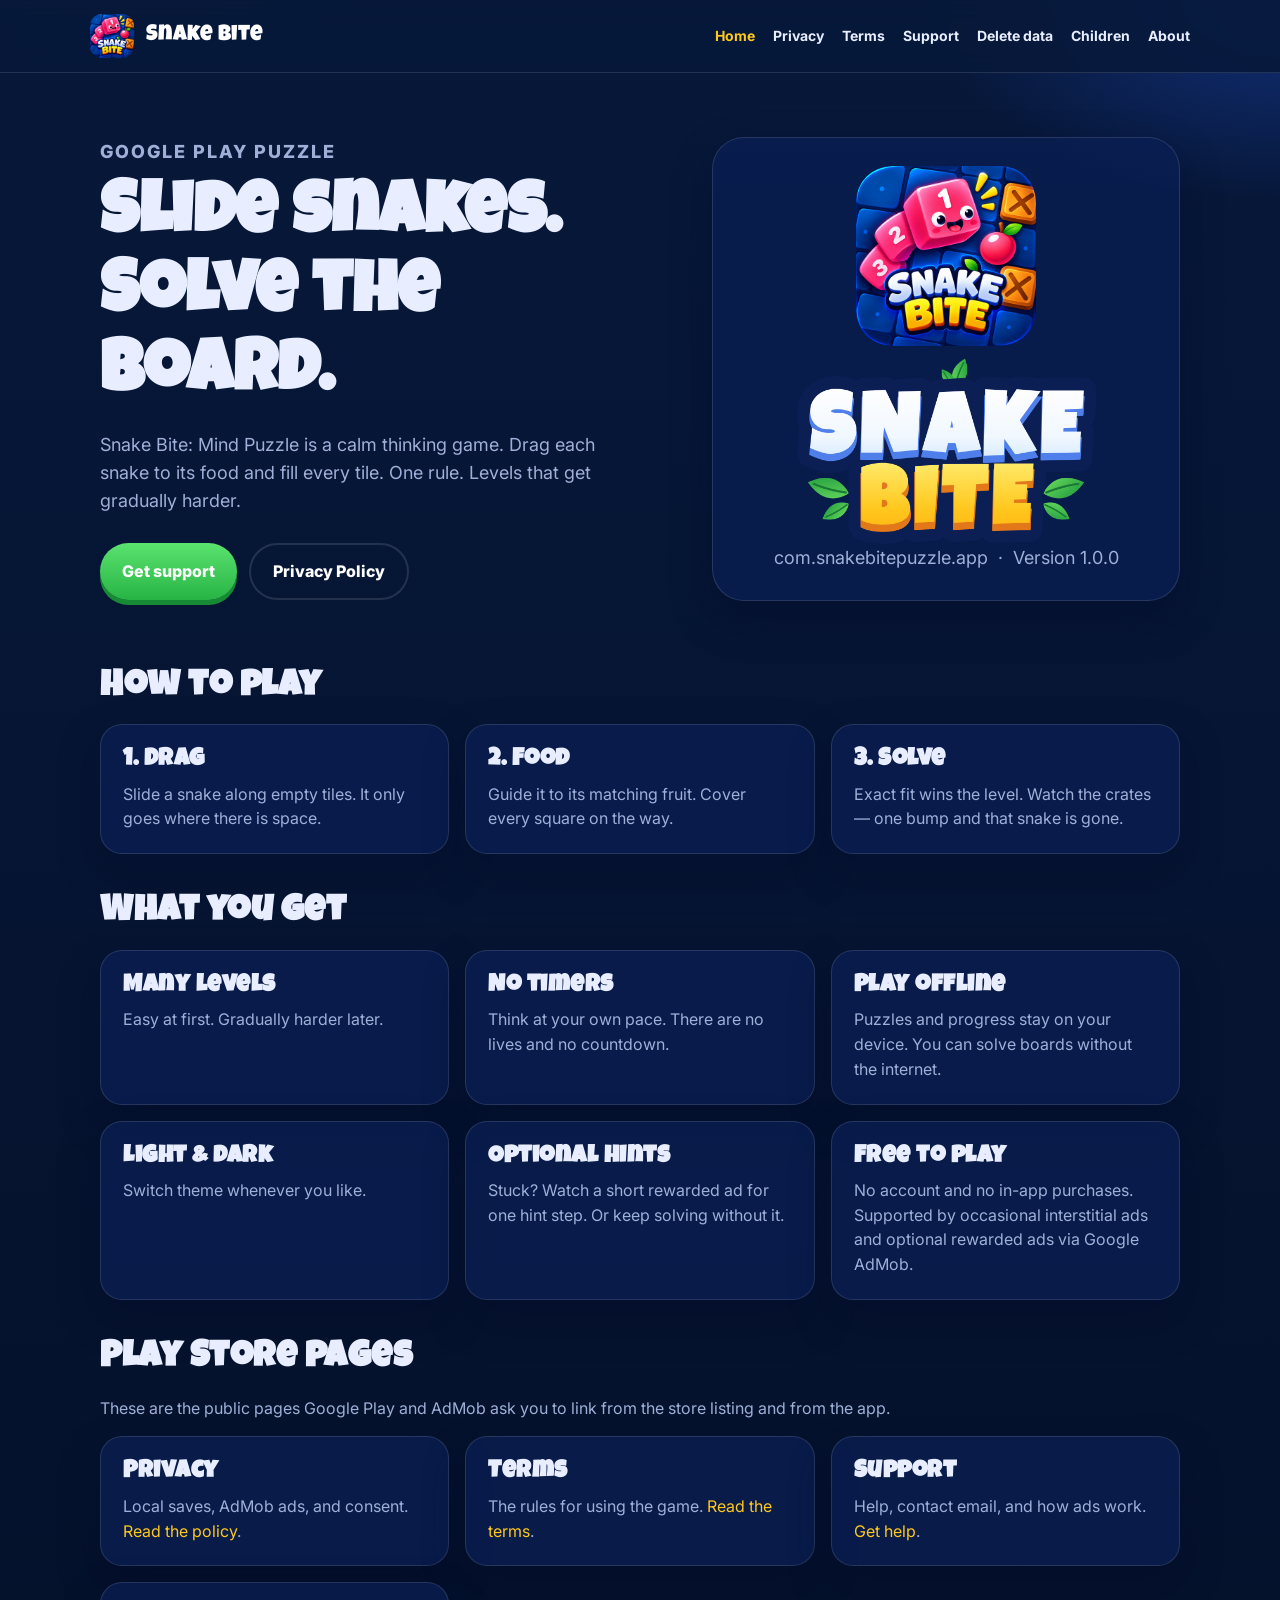
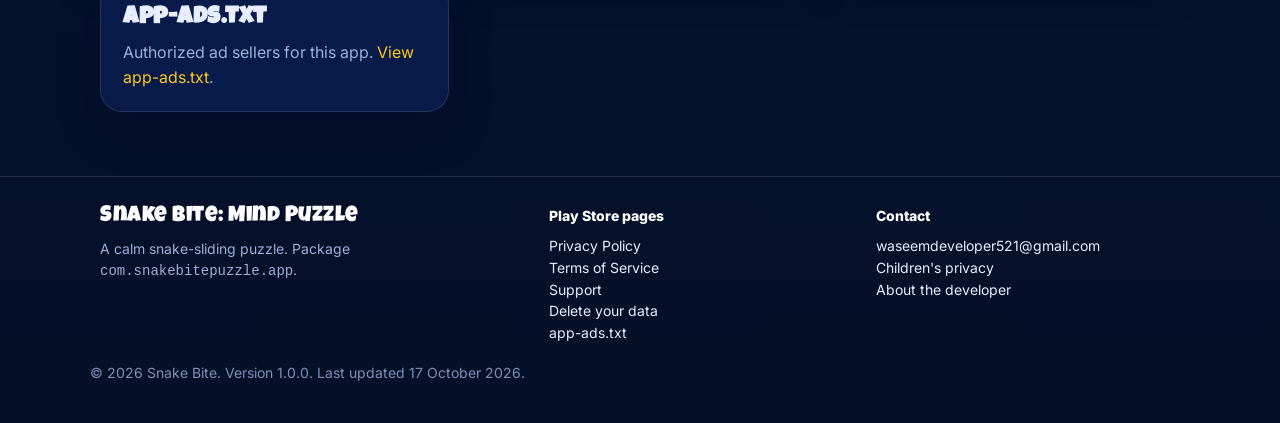
<file: index.html>
<!DOCTYPE html>
<html lang="en">
<head>
  <meta charset="utf-8">
  <meta name="viewport" content="width=device-width, initial-scale=1">
  <title>Snake Bite: Mind Puzzle</title>
  <meta name="description" content="Slide each snake to its food. Calm puzzle levels, no timers, light and dark themes. Free on Android with optional ads.">
  <link rel="icon" href="images/icon.png">
  <link rel="preconnect" href="https://fonts.googleapis.com">
  <link rel="preconnect" href="https://fonts.gstatic.com" crossorigin>
  <link href="https://fonts.googleapis.com/css2?family=Luckiest+Guy&family=Inter:wght@400;700;800&display=swap" rel="stylesheet">
  <link rel="stylesheet" href="css/style.css">
</head>
<body>
  <div id="site-header"></div>
  <section class="hero">
    <div>
      <p class="kicker">Google Play puzzle</p>
      <h1 class="display">Slide snakes.<br>Solve the board.</h1>
      <p>Snake Bite: Mind Puzzle is a calm thinking game. Drag each snake to its food and fill every tile. One rule. Levels that get gradually harder.</p>
      <div class="actions">
        <a class="btn" href="support.html">Get support</a>
        <a class="btn ghost" href="privacy.html">Privacy Policy</a>
      </div>
    </div>
    <div class="hero-art">
      <img class="icon" src="images/icon.png" alt="Snake Bite: Mind Puzzle app icon">
      <img src="images/logo.png" alt="Snake Bite logo" style="width:min(320px,100%);margin:0 auto">
      <p class="pkg">com.snakebitepuzzle.app &nbsp;·&nbsp; Version 1.0.0</p>
    </div>
  </section>
  <div class="wrap">
    <section class="section">
      <h2 class="display">How to play</h2>
      <div class="grid">
        <article class="card"><h3 class="display">1. Drag</h3><p>Slide a snake along empty tiles. It only goes where there is space.</p></article>
        <article class="card"><h3 class="display">2. Food</h3><p>Guide it to its matching fruit. Cover every square on the way.</p></article>
        <article class="card"><h3 class="display">3. Solve</h3><p>Exact fit wins the level. Watch the crates — one bump and that snake is gone.</p></article>
      </div>
    </section>
    <section class="section">
      <h2 class="display">What you get</h2>
      <div class="grid">
        <article class="card"><h3 class="display">Many levels</h3><p>Easy at first. Gradually harder later.</p></article>
        <article class="card"><h3 class="display">No timers</h3><p>Think at your own pace. There are no lives and no countdown.</p></article>
        <article class="card"><h3 class="display">Play offline</h3><p>Puzzles and progress stay on your device. You can solve boards without the internet.</p></article>
        <article class="card"><h3 class="display">Light &amp; dark</h3><p>Switch theme whenever you like.</p></article>
        <article class="card"><h3 class="display">Optional hints</h3><p>Stuck? Watch a short rewarded ad for one hint step. Or keep solving without it.</p></article>
        <article class="card"><h3 class="display">Free to play</h3><p>No account and no in-app purchases. Supported by occasional interstitial ads and optional rewarded ads via Google AdMob.</p></article>
      </div>
    </section>
    <section class="section" style="padding-bottom:64px">
      <h2 class="display">Play Store pages</h2>
      <p style="color:var(--muted);margin-bottom:16px">These are the public pages Google Play and AdMob ask you to link from the store listing and from the app.</p>
      <div class="grid">
        <article class="card"><h3 class="display">Privacy</h3><p>Local saves, AdMob ads, and consent. <a href="privacy.html">Read the policy</a>.</p></article>
        <article class="card"><h3 class="display">Terms</h3><p>The rules for using the game. <a href="terms.html">Read the terms</a>.</p></article>
        <article class="card"><h3 class="display">Support</h3><p>Help, contact email, and how ads work. <a href="support.html">Get help</a>.</p></article>
        <article class="card"><h3 class="display">app-ads.txt</h3><p>Authorized ad sellers for this app. <a href="app-ads.txt">View app-ads.txt</a>.</p></article>
      </div>
    </section>
  </div>
  <div id="site-footer"></div>
  <script src="js/site.js"></script>
</body>
</html>
</file>
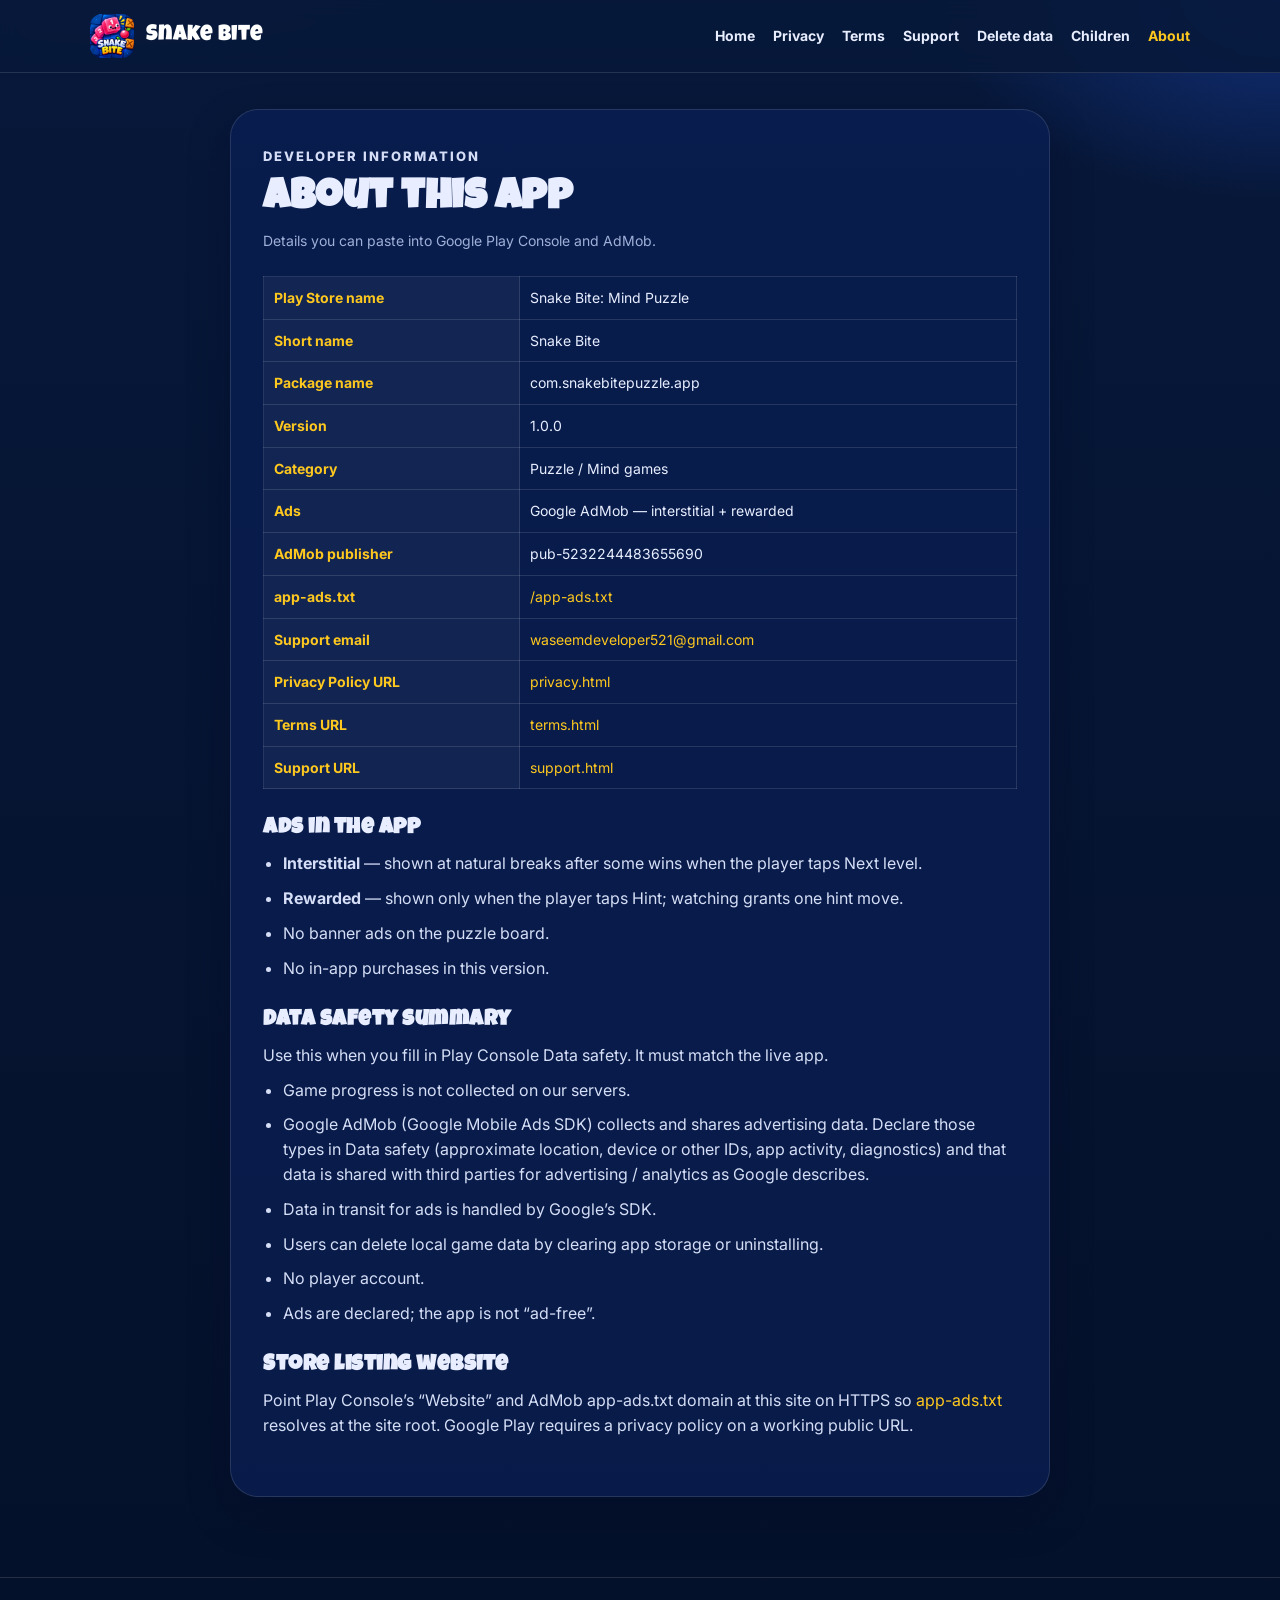
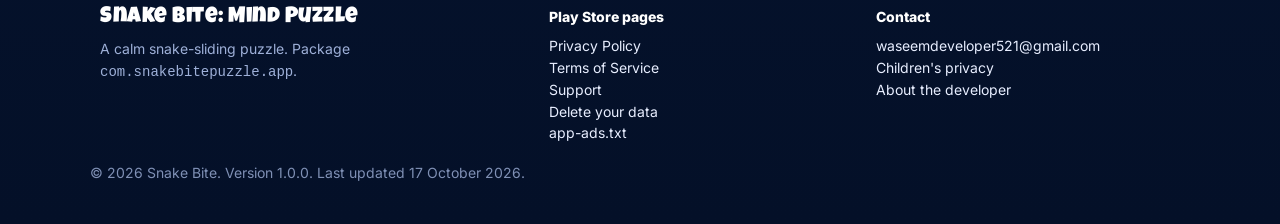
<file: about.html>
<!DOCTYPE html>
<html lang="en">
<head>
  <meta charset="utf-8">
  <meta name="viewport" content="width=device-width, initial-scale=1">
  <title>About — Snake Bite: Mind Puzzle</title>
  <link rel="icon" href="images/icon.png">
  <link rel="preconnect" href="https://fonts.googleapis.com">
  <link rel="preconnect" href="https://fonts.gstatic.com" crossorigin>
  <link href="https://fonts.googleapis.com/css2?family=Luckiest+Guy&family=Inter:wght@400;700;800&display=swap" rel="stylesheet">
  <link rel="stylesheet" href="css/style.css">
</head>
<body>
  <div id="site-header"></div>
  <article class="legal">
    <p class="kicker">Developer information</p>
    <h1 class="display">About this app</h1>
    <p class="meta">Details you can paste into Google Play Console and AdMob.</p>

    <table>
      <tbody>
        <tr><th>Play Store name</th><td>Snake Bite: Mind Puzzle</td></tr>
        <tr><th>Short name</th><td>Snake Bite</td></tr>
        <tr><th>Package name</th><td>com.snakebitepuzzle.app</td></tr>
        <tr><th>Version</th><td>1.0.0</td></tr>
        <tr><th>Category</th><td>Puzzle / Mind games</td></tr>
        <tr><th>Ads</th><td>Google AdMob — interstitial + rewarded</td></tr>
        <tr><th>AdMob publisher</th><td>pub-5232244483655690</td></tr>
        <tr><th>app-ads.txt</th><td><a href="app-ads.txt">/app-ads.txt</a></td></tr>
        <tr><th>Support email</th><td><a href="mailto:waseemdeveloper521@gmail.com">waseemdeveloper521@gmail.com</a></td></tr>
        <tr><th>Privacy Policy URL</th><td><a href="privacy.html">privacy.html</a></td></tr>
        <tr><th>Terms URL</th><td><a href="terms.html">terms.html</a></td></tr>
        <tr><th>Support URL</th><td><a href="support.html">support.html</a></td></tr>
      </tbody>
    </table>

    <h2 class="display">Ads in the app</h2>
    <ul>
      <li><strong>Interstitial</strong> — shown at natural breaks after some wins when the player taps Next level.</li>
      <li><strong>Rewarded</strong> — shown only when the player taps Hint; watching grants one hint move.</li>
      <li>No banner ads on the puzzle board.</li>
      <li>No in-app purchases in this version.</li>
    </ul>

    <h2 class="display">Data safety summary</h2>
    <p>Use this when you fill in Play Console Data safety. It must match the live app.</p>
    <ul>
      <li>Game progress is not collected on our servers.</li>
      <li>Google AdMob (Google Mobile Ads SDK) collects and shares advertising data. Declare those types in Data safety (approximate location, device or other IDs, app activity, diagnostics) and that data is shared with third parties for advertising / analytics as Google describes.</li>
      <li>Data in transit for ads is handled by Google’s SDK.</li>
      <li>Users can delete local game data by clearing app storage or uninstalling.</li>
      <li>No player account.</li>
      <li>Ads are declared; the app is not “ad-free”.</li>
    </ul>

    <h2 class="display">Store listing website</h2>
    <p>Point Play Console’s “Website” and AdMob app-ads.txt domain at this site on HTTPS so <a href="app-ads.txt">app-ads.txt</a> resolves at the site root. Google Play requires a privacy policy on a working public URL.</p>
  </article>
  <div id="site-footer"></div>
  <script src="js/site.js"></script>
</body>
</html>
</file>
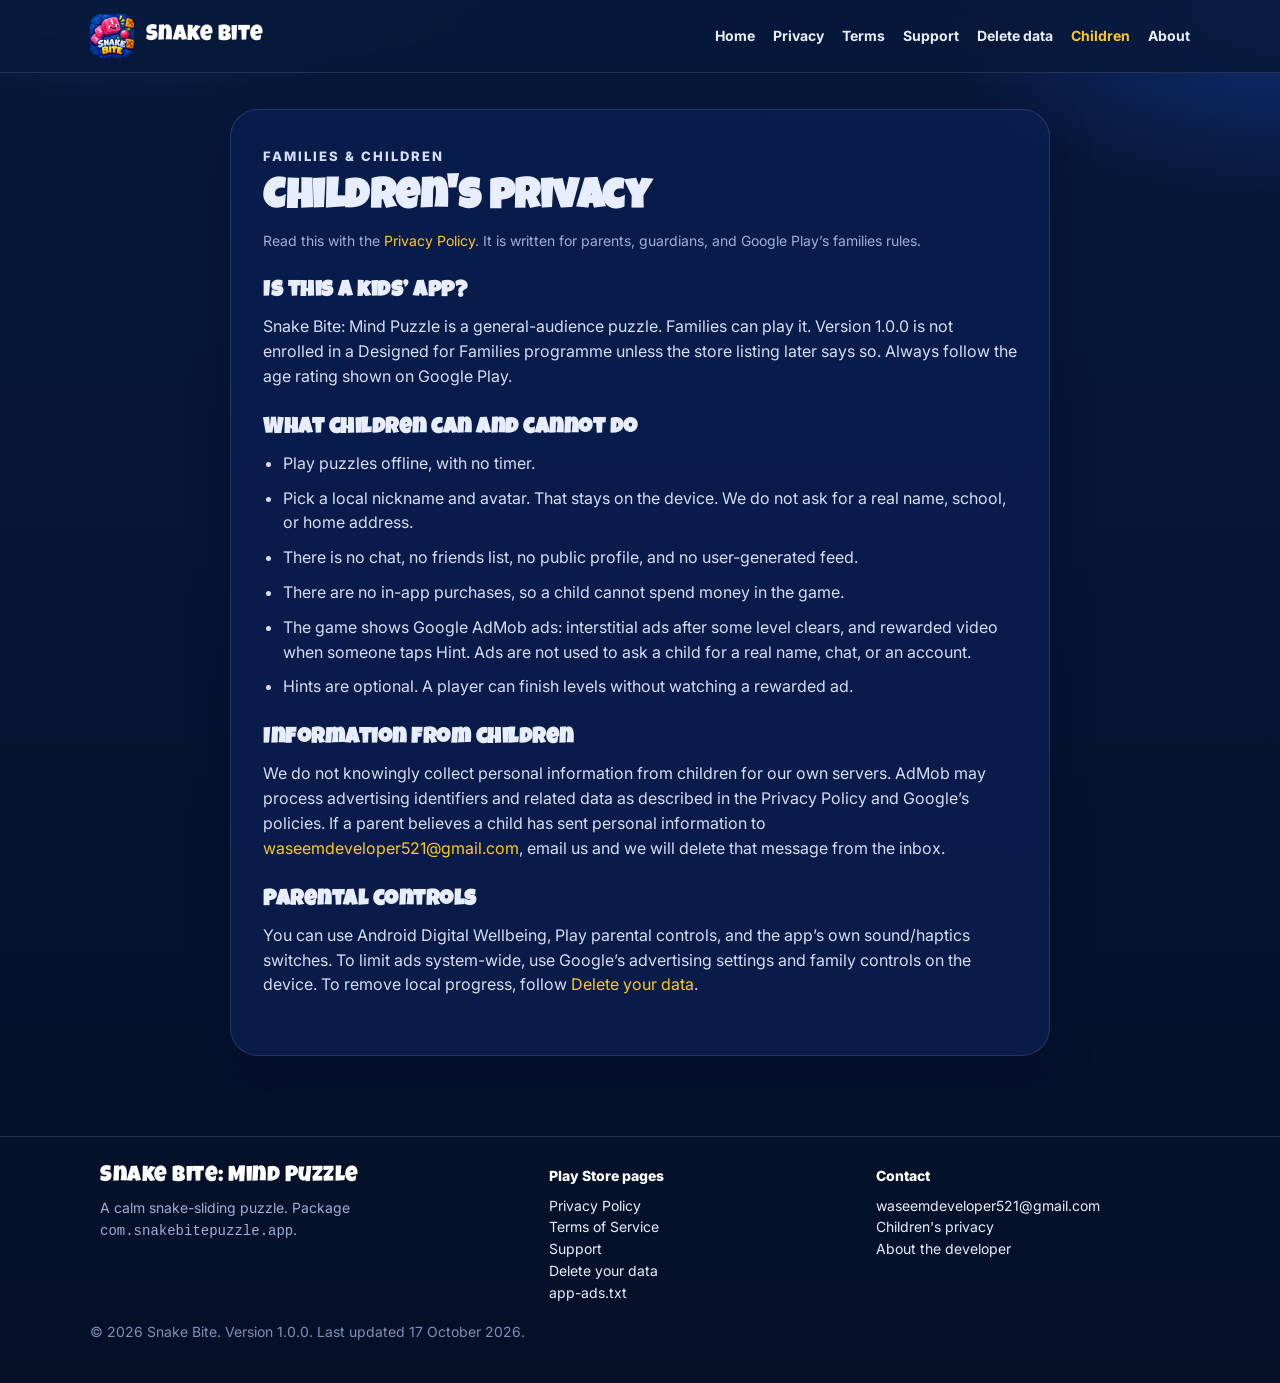
<file: children.html>
<!DOCTYPE html>
<html lang="en">
<head>
  <meta charset="utf-8">
  <meta name="viewport" content="width=device-width, initial-scale=1">
  <title>Children's privacy — Snake Bite: Mind Puzzle</title>
  <link rel="icon" href="images/icon.png">
  <link rel="preconnect" href="https://fonts.googleapis.com">
  <link rel="preconnect" href="https://fonts.gstatic.com" crossorigin>
  <link href="https://fonts.googleapis.com/css2?family=Luckiest+Guy&family=Inter:wght@400;700;800&display=swap" rel="stylesheet">
  <link rel="stylesheet" href="css/style.css">
</head>
<body>
  <div id="site-header"></div>
  <article class="legal">
    <p class="kicker">Families &amp; children</p>
    <h1 class="display">Children's privacy</h1>
    <p class="meta">Read this with the <a href="privacy.html">Privacy Policy</a>. It is written for parents, guardians, and Google Play’s families rules.</p>

    <h2 class="display">Is this a kids’ app?</h2>
    <p>Snake Bite: Mind Puzzle is a general-audience puzzle. Families can play it. Version 1.0.0 is not enrolled in a Designed for Families programme unless the store listing later says so. Always follow the age rating shown on Google Play.</p>

    <h2 class="display">What children can and cannot do</h2>
    <ul>
      <li>Play puzzles offline, with no timer.</li>
      <li>Pick a local nickname and avatar. That stays on the device. We do not ask for a real name, school, or home address.</li>
      <li>There is no chat, no friends list, no public profile, and no user-generated feed.</li>
      <li>There are no in-app purchases, so a child cannot spend money in the game.</li>
      <li>The game shows Google AdMob ads: interstitial ads after some level clears, and rewarded video when someone taps Hint. Ads are not used to ask a child for a real name, chat, or an account.</li>
      <li>Hints are optional. A player can finish levels without watching a rewarded ad.</li>
    </ul>

    <h2 class="display">Information from children</h2>
    <p>We do not knowingly collect personal information from children for our own servers. AdMob may process advertising identifiers and related data as described in the Privacy Policy and Google’s policies. If a parent believes a child has sent personal information to <a href="mailto:waseemdeveloper521@gmail.com">waseemdeveloper521@gmail.com</a>, email us and we will delete that message from the inbox.</p>

    <h2 class="display">Parental controls</h2>
    <p>You can use Android Digital Wellbeing, Play parental controls, and the app’s own sound/haptics switches. To limit ads system-wide, use Google’s advertising settings and family controls on the device. To remove local progress, follow <a href="delete-data.html">Delete your data</a>.</p>
  </article>
  <div id="site-footer"></div>
  <script src="js/site.js"></script>
</body>
</html>
</file>
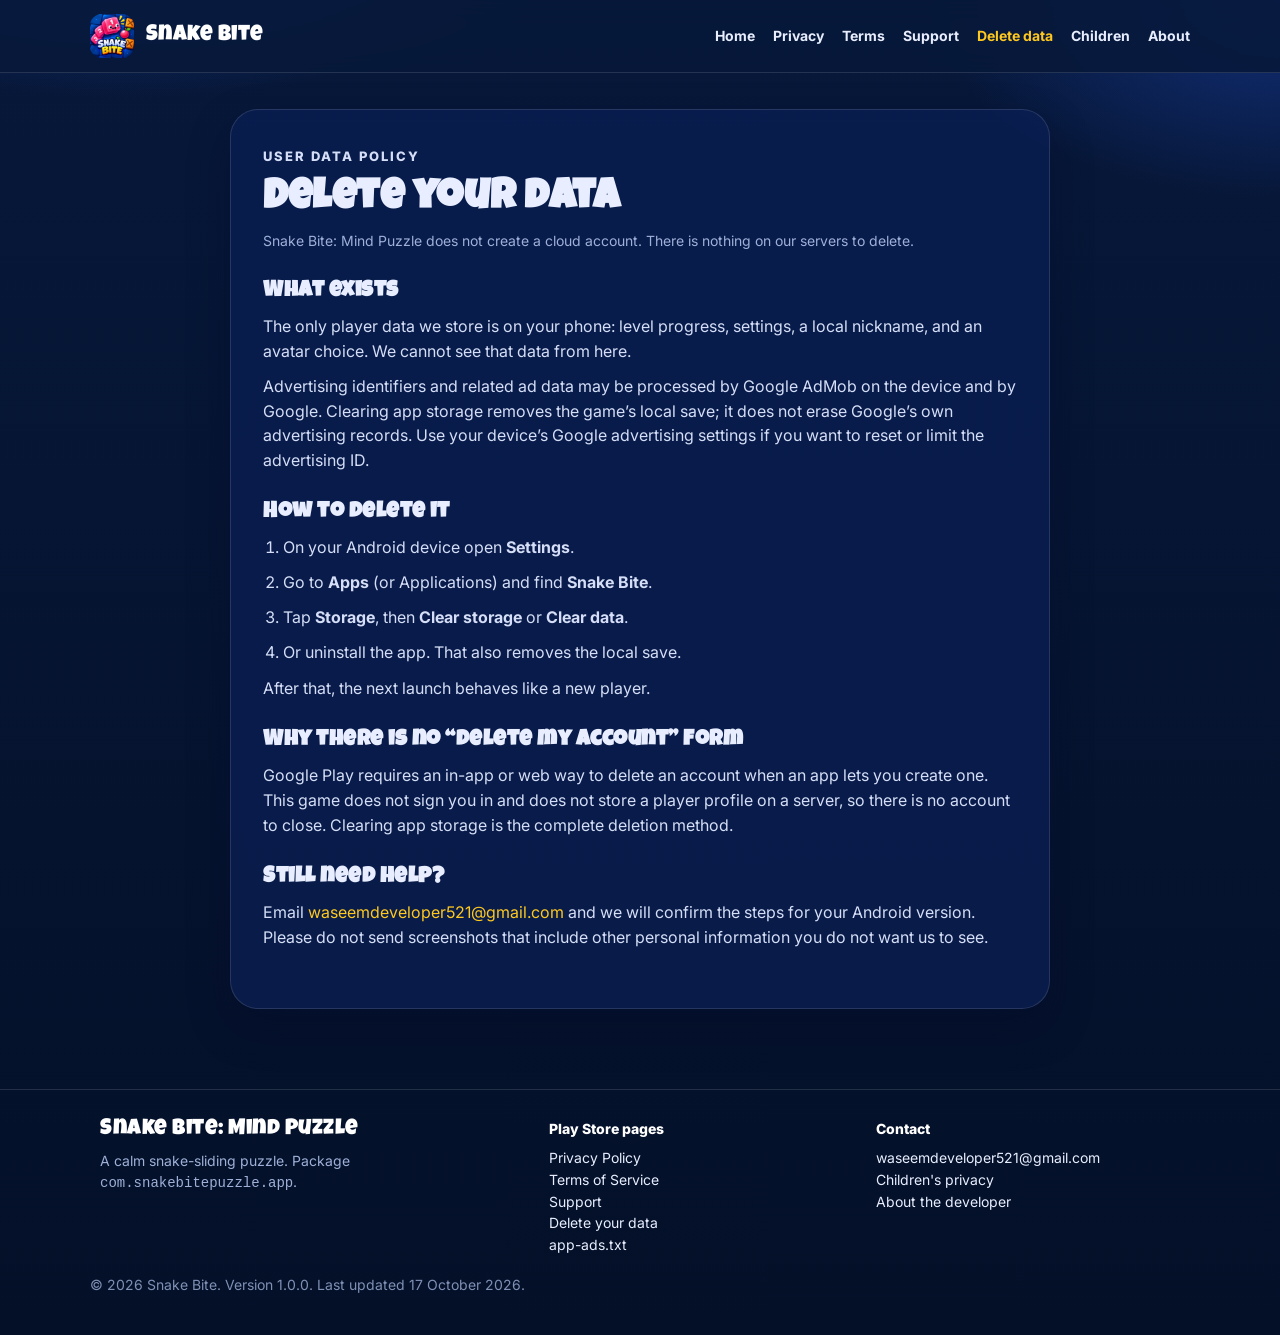
<file: delete-data.html>
<!DOCTYPE html>
<html lang="en">
<head>
  <meta charset="utf-8">
  <meta name="viewport" content="width=device-width, initial-scale=1">
  <title>Delete your data — Snake Bite: Mind Puzzle</title>
  <link rel="icon" href="images/icon.png">
  <link rel="preconnect" href="https://fonts.googleapis.com">
  <link rel="preconnect" href="https://fonts.gstatic.com" crossorigin>
  <link href="https://fonts.googleapis.com/css2?family=Luckiest+Guy&family=Inter:wght@400;700;800&display=swap" rel="stylesheet">
  <link rel="stylesheet" href="css/style.css">
</head>
<body>
  <div id="site-header"></div>
  <article class="legal">
    <p class="kicker">User Data policy</p>
    <h1 class="display">Delete your data</h1>
    <p class="meta">Snake Bite: Mind Puzzle does not create a cloud account. There is nothing on our servers to delete.</p>

    <h2 class="display">What exists</h2>
    <p>The only player data we store is on your phone: level progress, settings, a local nickname, and an avatar choice. We cannot see that data from here.</p>
    <p>Advertising identifiers and related ad data may be processed by Google AdMob on the device and by Google. Clearing app storage removes the game’s local save; it does not erase Google’s own advertising records. Use your device’s Google advertising settings if you want to reset or limit the advertising ID.</p>

    <h2 class="display">How to delete it</h2>
    <ol>
      <li>On your Android device open <strong>Settings</strong>.</li>
      <li>Go to <strong>Apps</strong> (or Applications) and find <strong>Snake Bite</strong>.</li>
      <li>Tap <strong>Storage</strong>, then <strong>Clear storage</strong> or <strong>Clear data</strong>.</li>
      <li>Or uninstall the app. That also removes the local save.</li>
    </ol>
    <p>After that, the next launch behaves like a new player.</p>

    <h2 class="display">Why there is no “delete my account” form</h2>
    <p>Google Play requires an in-app or web way to delete an account when an app lets you create one. This game does not sign you in and does not store a player profile on a server, so there is no account to close. Clearing app storage is the complete deletion method.</p>

    <h2 class="display">Still need help?</h2>
    <p>Email <a href="mailto:waseemdeveloper521@gmail.com?subject=Delete%20data">waseemdeveloper521@gmail.com</a> and we will confirm the steps for your Android version. Please do not send screenshots that include other personal information you do not want us to see.</p>
  </article>
  <div id="site-footer"></div>
  <script src="js/site.js"></script>
</body>
</html>
</file>
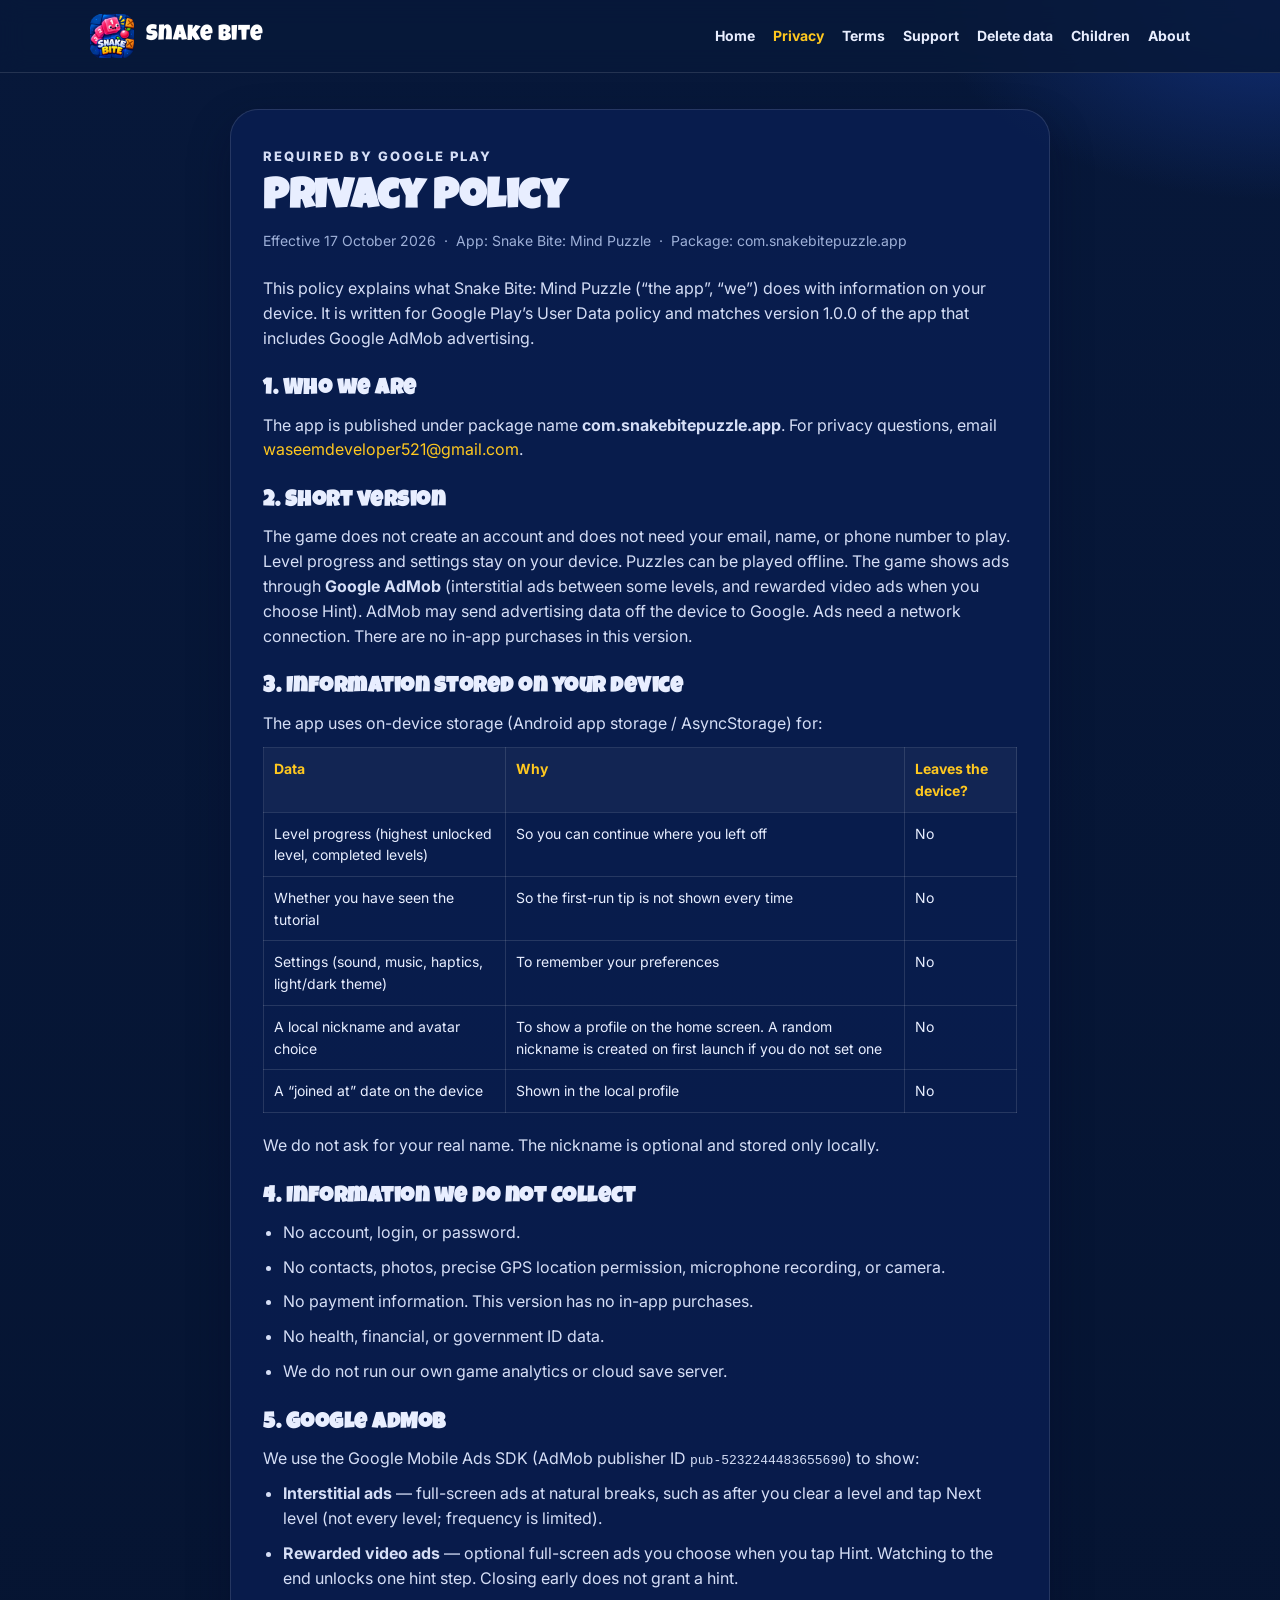
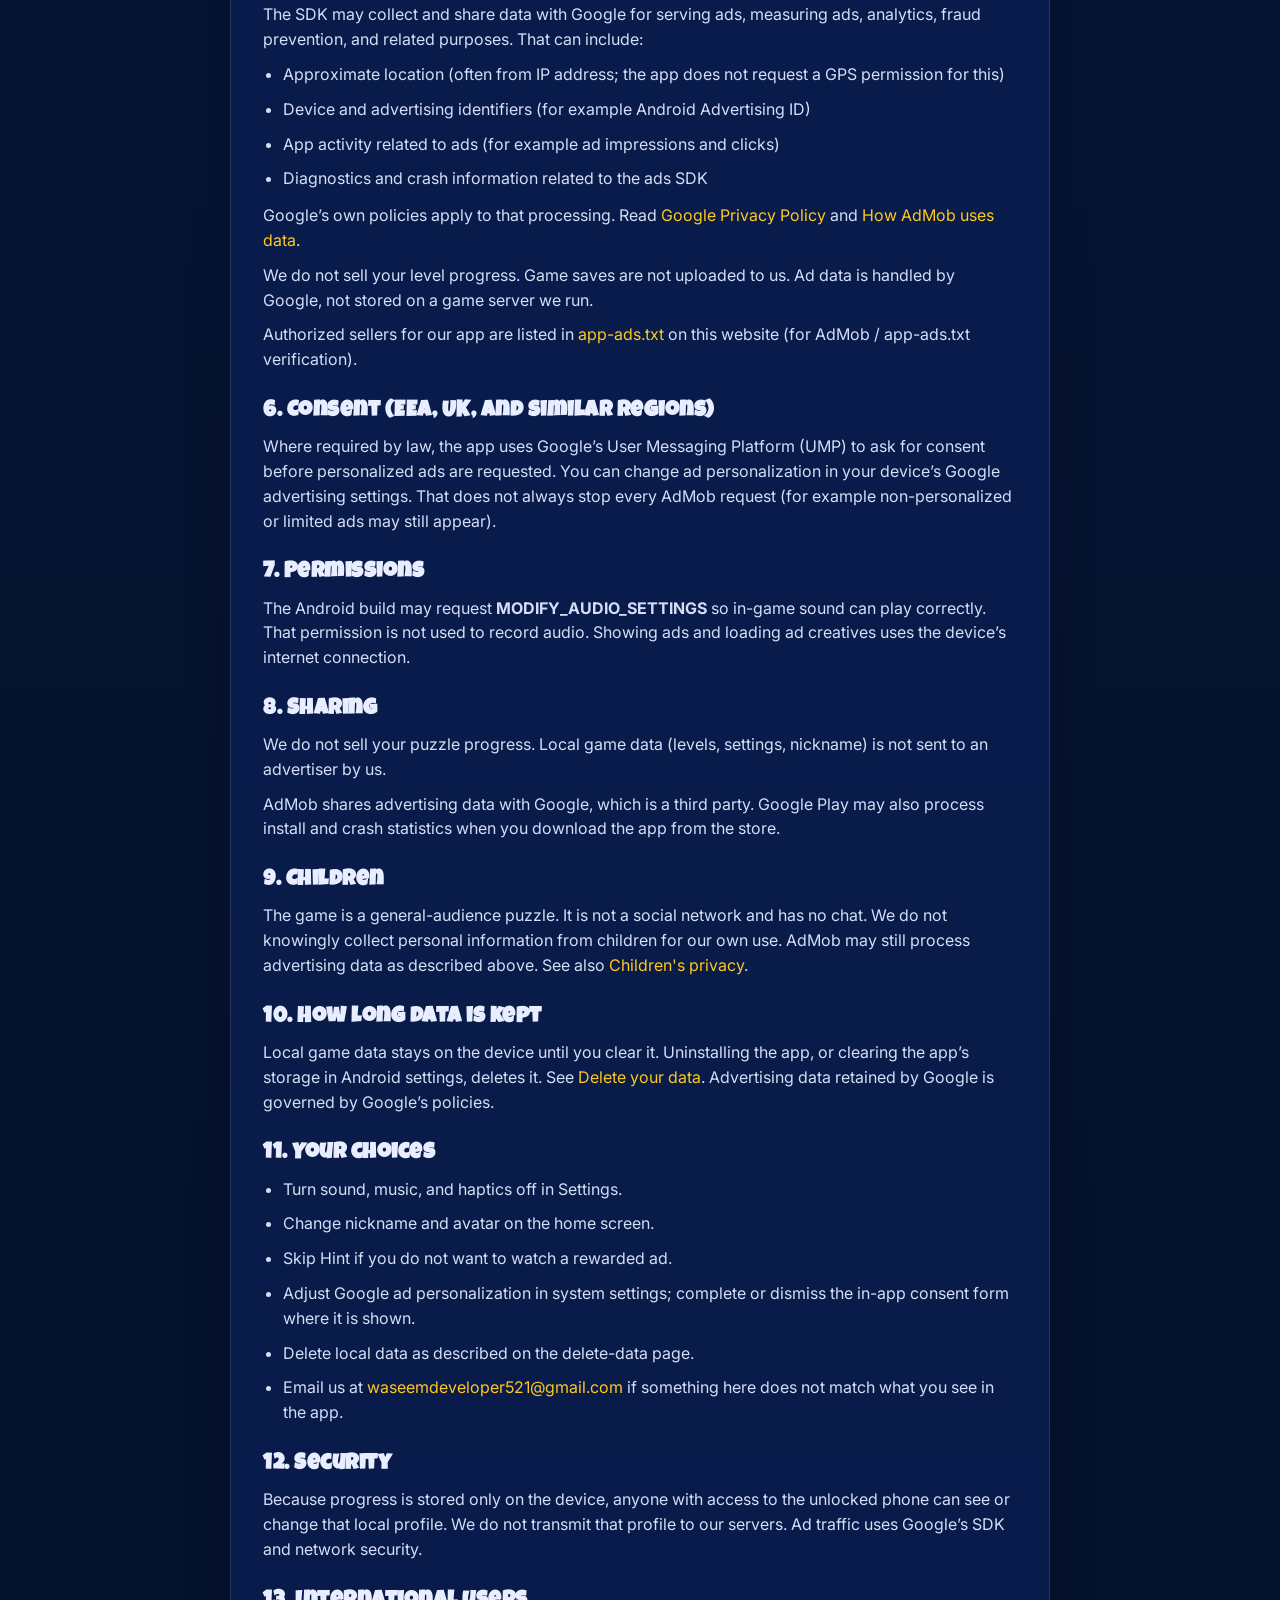
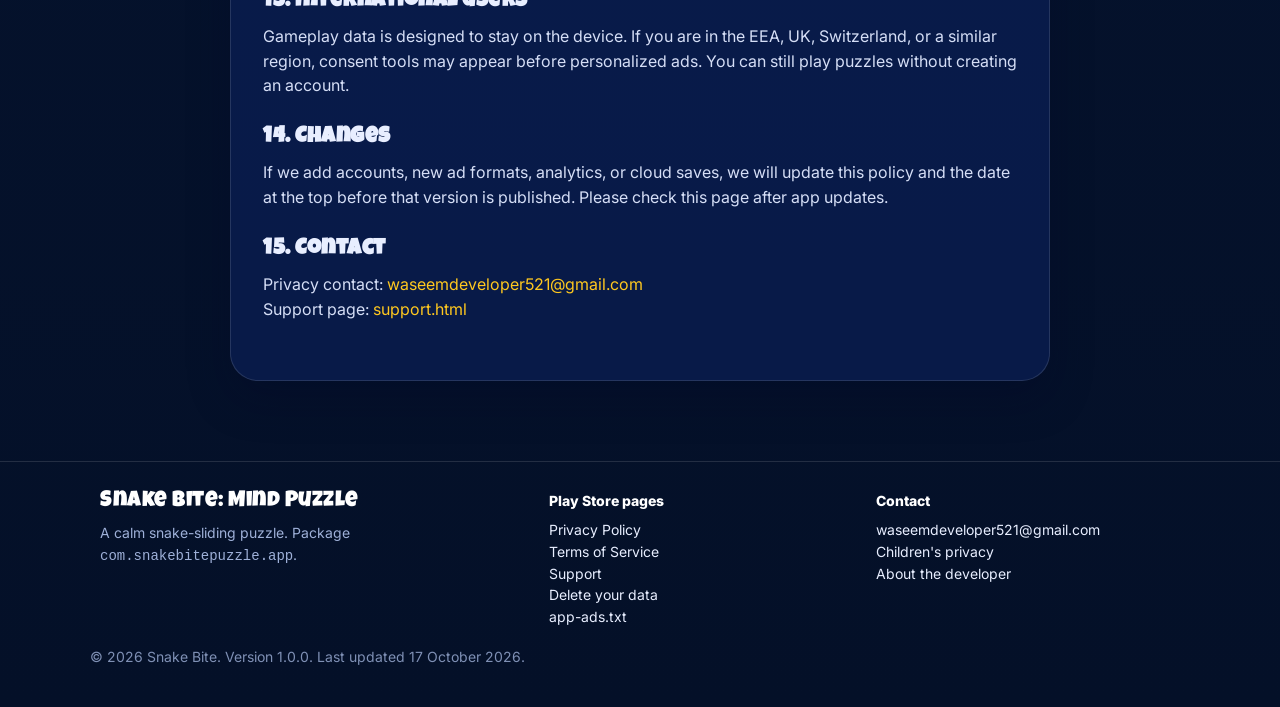
<file: privacy.html>
<!DOCTYPE html>
<html lang="en">
<head>
  <meta charset="utf-8">
  <meta name="viewport" content="width=device-width, initial-scale=1">
  <title>Privacy Policy — Snake Bite: Mind Puzzle</title>
  <meta name="description" content="Privacy Policy for Snake Bite: Mind Puzzle (com.snakebitepuzzle.app), including Google AdMob ads.">
  <link rel="icon" href="images/icon.png">
  <link rel="preconnect" href="https://fonts.googleapis.com">
  <link rel="preconnect" href="https://fonts.gstatic.com" crossorigin>
  <link href="https://fonts.googleapis.com/css2?family=Luckiest+Guy&family=Inter:wght@400;700;800&display=swap" rel="stylesheet">
  <link rel="stylesheet" href="css/style.css">
</head>
<body>
  <div id="site-header"></div>
  <article class="legal">
    <p class="kicker">Required by Google Play</p>
    <h1 class="display">Privacy Policy</h1>
    <p class="meta">Effective 17 October 2026 &nbsp;·&nbsp; App: Snake Bite: Mind Puzzle &nbsp;·&nbsp; Package: com.snakebitepuzzle.app</p>

    <p>This policy explains what Snake Bite: Mind Puzzle (“the app”, “we”) does with information on your device. It is written for Google Play’s User Data policy and matches version 1.0.0 of the app that includes Google AdMob advertising.</p>

    <h2 class="display">1. Who we are</h2>
    <p>The app is published under package name <strong>com.snakebitepuzzle.app</strong>. For privacy questions, email <a href="mailto:waseemdeveloper521@gmail.com">waseemdeveloper521@gmail.com</a>.</p>

    <h2 class="display">2. Short version</h2>
    <p>The game does not create an account and does not need your email, name, or phone number to play. Level progress and settings stay on your device. Puzzles can be played offline. The game shows ads through <strong>Google AdMob</strong> (interstitial ads between some levels, and rewarded video ads when you choose Hint). AdMob may send advertising data off the device to Google. Ads need a network connection. There are no in-app purchases in this version.</p>

    <h2 class="display">3. Information stored on your device</h2>
    <p>The app uses on-device storage (Android app storage / AsyncStorage) for:</p>
    <table>
      <thead><tr><th>Data</th><th>Why</th><th>Leaves the device?</th></tr></thead>
      <tbody>
        <tr><td>Level progress (highest unlocked level, completed levels)</td><td>So you can continue where you left off</td><td>No</td></tr>
        <tr><td>Whether you have seen the tutorial</td><td>So the first-run tip is not shown every time</td><td>No</td></tr>
        <tr><td>Settings (sound, music, haptics, light/dark theme)</td><td>To remember your preferences</td><td>No</td></tr>
        <tr><td>A local nickname and avatar choice</td><td>To show a profile on the home screen. A random nickname is created on first launch if you do not set one</td><td>No</td></tr>
        <tr><td>A “joined at” date on the device</td><td>Shown in the local profile</td><td>No</td></tr>
      </tbody>
    </table>
    <p>We do not ask for your real name. The nickname is optional and stored only locally.</p>

    <h2 class="display">4. Information we do not collect</h2>
    <ul>
      <li>No account, login, or password.</li>
      <li>No contacts, photos, precise GPS location permission, microphone recording, or camera.</li>
      <li>No payment information. This version has no in-app purchases.</li>
      <li>No health, financial, or government ID data.</li>
      <li>We do not run our own game analytics or cloud save server.</li>
    </ul>

    <h2 class="display">5. Google AdMob</h2>
    <p>We use the Google Mobile Ads SDK (AdMob publisher ID <code>pub-5232244483655690</code>) to show:</p>
    <ul>
      <li><strong>Interstitial ads</strong> — full-screen ads at natural breaks, such as after you clear a level and tap Next level (not every level; frequency is limited).</li>
      <li><strong>Rewarded video ads</strong> — optional full-screen ads you choose when you tap Hint. Watching to the end unlocks one hint step. Closing early does not grant a hint.</li>
    </ul>
    <p>The SDK may collect and share data with Google for serving ads, measuring ads, analytics, fraud prevention, and related purposes. That can include:</p>
    <ul>
      <li>Approximate location (often from IP address; the app does not request a GPS permission for this)</li>
      <li>Device and advertising identifiers (for example Android Advertising ID)</li>
      <li>App activity related to ads (for example ad impressions and clicks)</li>
      <li>Diagnostics and crash information related to the ads SDK</li>
    </ul>
    <p>Google’s own policies apply to that processing. Read <a href="https://policies.google.com/privacy" target="_blank" rel="noopener">Google Privacy Policy</a> and <a href="https://support.google.com/admob/answer/6128543" target="_blank" rel="noopener">How AdMob uses data</a>.</p>
    <p>We do not sell your level progress. Game saves are not uploaded to us. Ad data is handled by Google, not stored on a game server we run.</p>
    <p>Authorized sellers for our app are listed in <a href="app-ads.txt">app-ads.txt</a> on this website (for AdMob / app-ads.txt verification).</p>

    <h2 class="display">6. Consent (EEA, UK, and similar regions)</h2>
    <p>Where required by law, the app uses Google’s User Messaging Platform (UMP) to ask for consent before personalized ads are requested. You can change ad personalization in your device’s Google advertising settings. That does not always stop every AdMob request (for example non-personalized or limited ads may still appear).</p>

    <h2 class="display">7. Permissions</h2>
    <p>The Android build may request <strong>MODIFY_AUDIO_SETTINGS</strong> so in-game sound can play correctly. That permission is not used to record audio. Showing ads and loading ad creatives uses the device’s internet connection.</p>

    <h2 class="display">8. Sharing</h2>
    <p>We do not sell your puzzle progress. Local game data (levels, settings, nickname) is not sent to an advertiser by us.</p>
    <p>AdMob shares advertising data with Google, which is a third party. Google Play may also process install and crash statistics when you download the app from the store.</p>

    <h2 class="display">9. Children</h2>
    <p>The game is a general-audience puzzle. It is not a social network and has no chat. We do not knowingly collect personal information from children for our own use. AdMob may still process advertising data as described above. See also <a href="children.html">Children's privacy</a>.</p>

    <h2 class="display">10. How long data is kept</h2>
    <p>Local game data stays on the device until you clear it. Uninstalling the app, or clearing the app’s storage in Android settings, deletes it. See <a href="delete-data.html">Delete your data</a>. Advertising data retained by Google is governed by Google’s policies.</p>

    <h2 class="display">11. Your choices</h2>
    <ul>
      <li>Turn sound, music, and haptics off in Settings.</li>
      <li>Change nickname and avatar on the home screen.</li>
      <li>Skip Hint if you do not want to watch a rewarded ad.</li>
      <li>Adjust Google ad personalization in system settings; complete or dismiss the in-app consent form where it is shown.</li>
      <li>Delete local data as described on the delete-data page.</li>
      <li>Email us at <a href="mailto:waseemdeveloper521@gmail.com">waseemdeveloper521@gmail.com</a> if something here does not match what you see in the app.</li>
    </ul>

    <h2 class="display">12. Security</h2>
    <p>Because progress is stored only on the device, anyone with access to the unlocked phone can see or change that local profile. We do not transmit that profile to our servers. Ad traffic uses Google’s SDK and network security.</p>

    <h2 class="display">13. International users</h2>
    <p>Gameplay data is designed to stay on the device. If you are in the EEA, UK, Switzerland, or a similar region, consent tools may appear before personalized ads. You can still play puzzles without creating an account.</p>

    <h2 class="display">14. Changes</h2>
    <p>If we add accounts, new ad formats, analytics, or cloud saves, we will update this policy and the date at the top before that version is published. Please check this page after app updates.</p>

    <h2 class="display">15. Contact</h2>
    <p>Privacy contact: <a href="mailto:waseemdeveloper521@gmail.com">waseemdeveloper521@gmail.com</a><br>
    Support page: <a href="support.html">support.html</a></p>
  </article>
  <div id="site-footer"></div>
  <script src="js/site.js"></script>
</body>
</html>
</file>
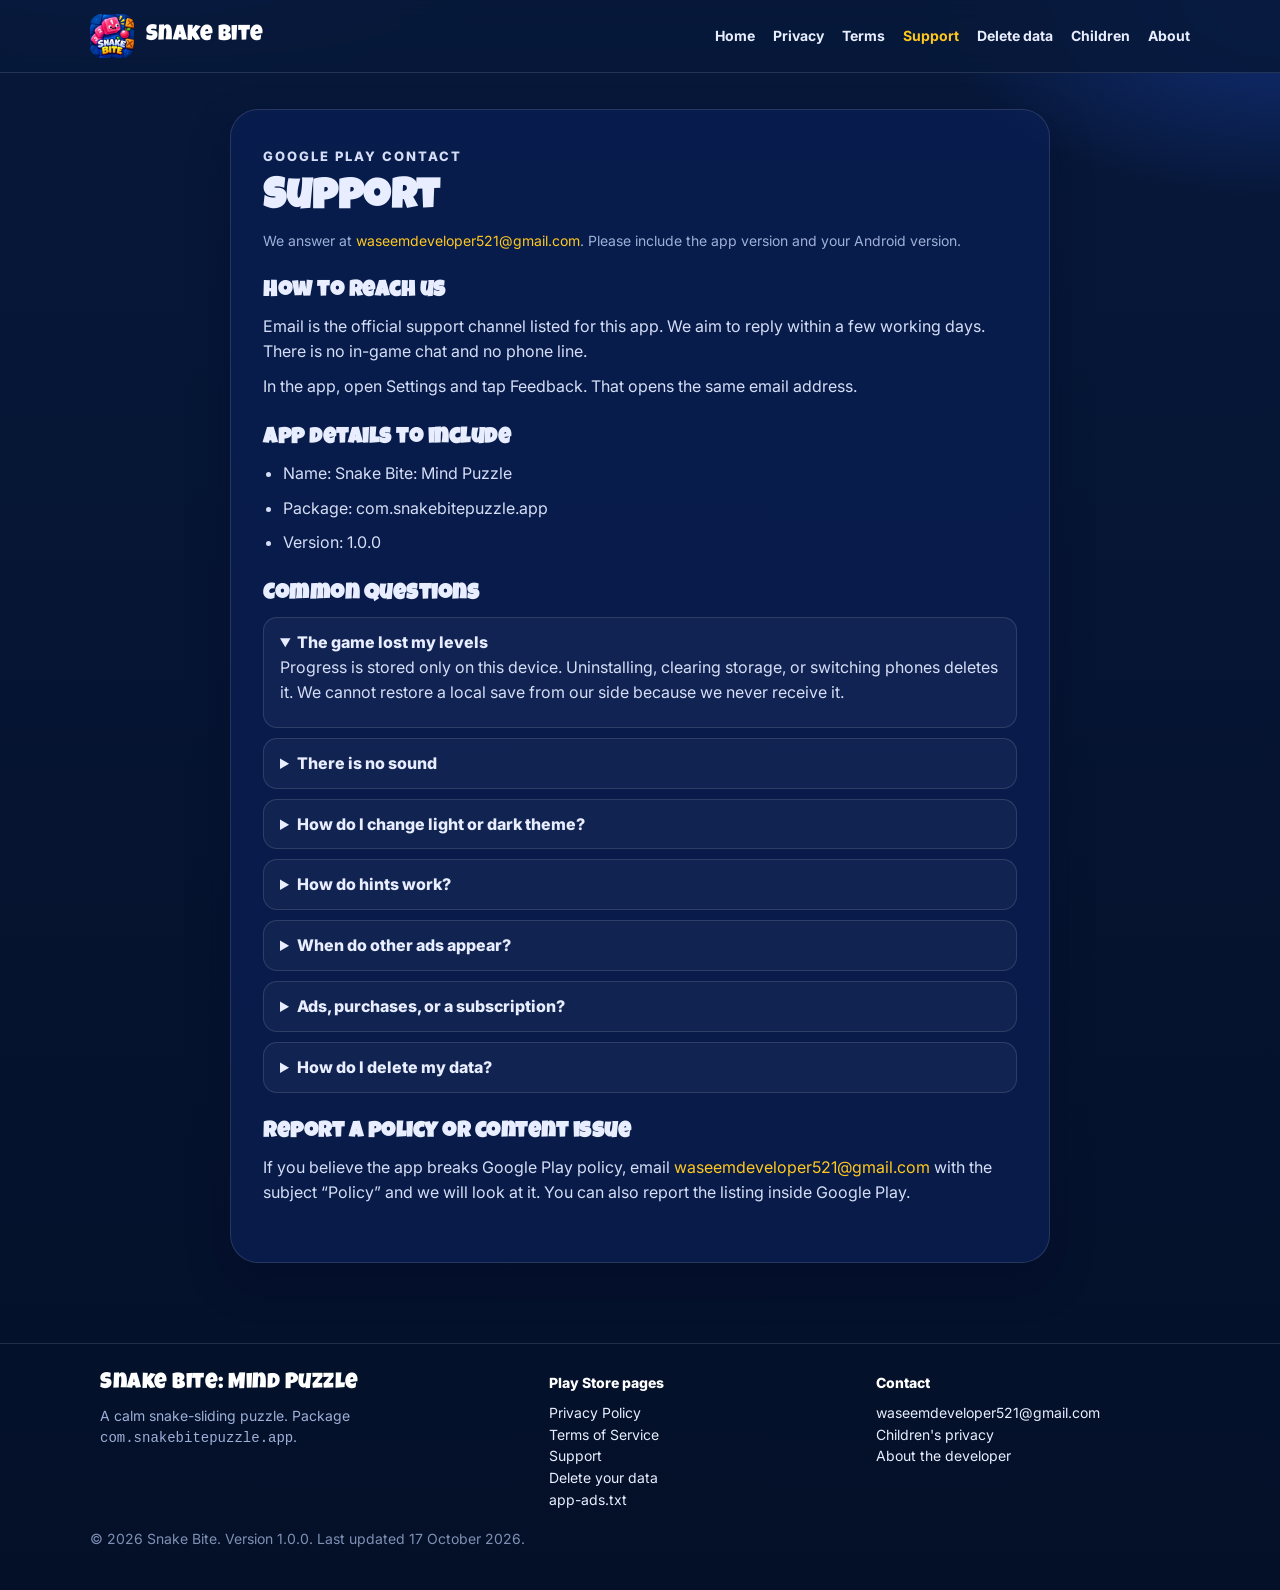
<file: support.html>
<!DOCTYPE html>
<html lang="en">
<head>
  <meta charset="utf-8">
  <meta name="viewport" content="width=device-width, initial-scale=1">
  <title>Support — Snake Bite: Mind Puzzle</title>
  <link rel="icon" href="images/icon.png">
  <link rel="preconnect" href="https://fonts.googleapis.com">
  <link rel="preconnect" href="https://fonts.gstatic.com" crossorigin>
  <link href="https://fonts.googleapis.com/css2?family=Luckiest+Guy&family=Inter:wght@400;700;800&display=swap" rel="stylesheet">
  <link rel="stylesheet" href="css/style.css">
</head>
<body>
  <div id="site-header"></div>
  <article class="legal">
    <p class="kicker">Google Play contact</p>
    <h1 class="display">Support</h1>
    <p class="meta">We answer at <a href="mailto:waseemdeveloper521@gmail.com">waseemdeveloper521@gmail.com</a>. Please include the app version and your Android version.</p>

    <h2 class="display">How to reach us</h2>
    <p>Email is the official support channel listed for this app. We aim to reply within a few working days. There is no in-game chat and no phone line.</p>
    <p>In the app, open Settings and tap Feedback. That opens the same email address.</p>

    <h2 class="display">App details to include</h2>
    <ul>
      <li>Name: Snake Bite: Mind Puzzle</li>
      <li>Package: com.snakebitepuzzle.app</li>
      <li>Version: 1.0.0</li>
    </ul>

    <h2 class="display">Common questions</h2>
    <div class="faq">
      <details open>
        <summary>The game lost my levels</summary>
        <p>Progress is stored only on this device. Uninstalling, clearing storage, or switching phones deletes it. We cannot restore a local save from our side because we never receive it.</p>
      </details>
      <details>
        <summary>There is no sound</summary>
        <p>Open Settings and check Sound and Music. Also check the phone’s silent switch and volume. The app may use the audio-settings permission only to play effects, not to record you.</p>
      </details>
      <details>
        <summary>How do I change light or dark theme?</summary>
        <p>On the home screen, open Settings and use the night / theme control. In a level, use the sun/moon button in the corner.</p>
      </details>
      <details>
        <summary>How do hints work?</summary>
        <p>Hint is optional. When you tap Hint, a rewarded video ad may play. If you watch it through, the game moves one snake one step toward a valid solution. If you close the ad early, you do not get a hint. You can always keep playing without hints.</p>
      </details>
      <details>
        <summary>When do other ads appear?</summary>
        <p>Full-screen interstitial ads may appear at natural breaks, such as after you finish a level and tap Next level. They are limited so they do not show on every single win. Ads need an internet connection. Puzzles themselves still work offline.</p>
      </details>
      <details>
        <summary>Ads, purchases, or a subscription?</summary>
        <p>The game is free and supported by Google AdMob (interstitial + rewarded). There are no in-app purchases or subscriptions in this version. See the <a href="privacy.html">Privacy Policy</a>.</p>
      </details>
      <details>
        <summary>How do I delete my data?</summary>
        <p>See <a href="delete-data.html">Delete your data</a>. There is no cloud account to close.</p>
      </details>
    </div>

    <h2 class="display">Report a policy or content issue</h2>
    <p>If you believe the app breaks Google Play policy, email <a href="mailto:waseemdeveloper521@gmail.com">waseemdeveloper521@gmail.com</a> with the subject “Policy” and we will look at it. You can also report the listing inside Google Play.</p>
  </article>
  <div id="site-footer"></div>
  <script src="js/site.js"></script>
</body>
</html>
</file>
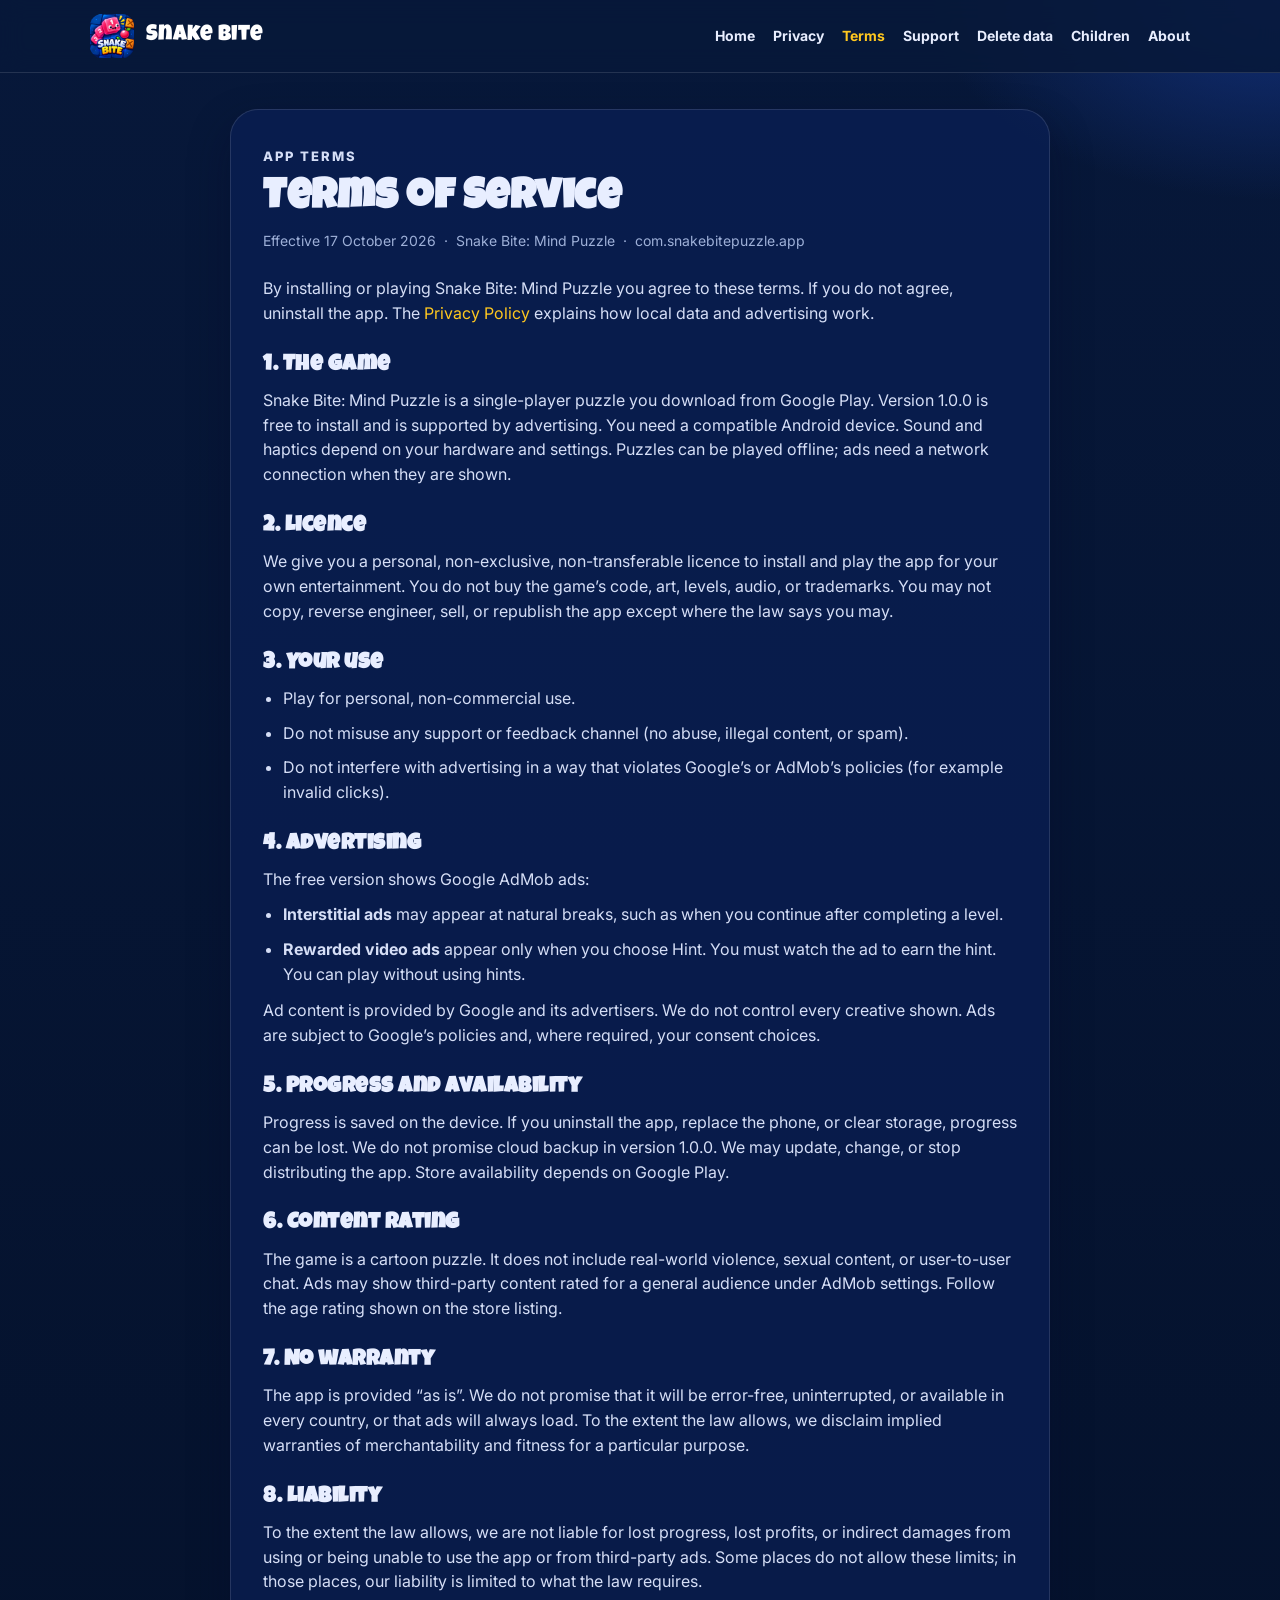
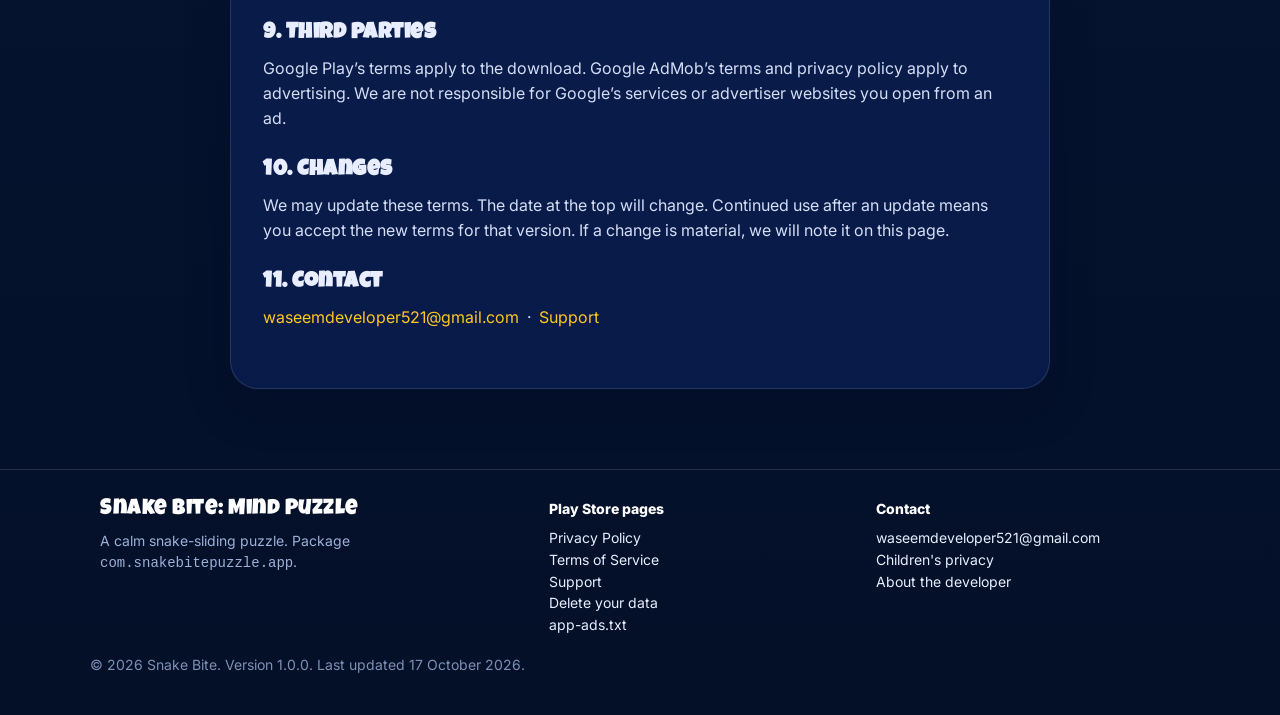
<file: terms.html>
<!DOCTYPE html>
<html lang="en">
<head>
  <meta charset="utf-8">
  <meta name="viewport" content="width=device-width, initial-scale=1">
  <title>Terms of Service — Snake Bite: Mind Puzzle</title>
  <link rel="icon" href="images/icon.png">
  <link rel="preconnect" href="https://fonts.googleapis.com">
  <link rel="preconnect" href="https://fonts.gstatic.com" crossorigin>
  <link href="https://fonts.googleapis.com/css2?family=Luckiest+Guy&family=Inter:wght@400;700;800&display=swap" rel="stylesheet">
  <link rel="stylesheet" href="css/style.css">
</head>
<body>
  <div id="site-header"></div>
  <article class="legal">
    <p class="kicker">App terms</p>
    <h1 class="display">Terms of Service</h1>
    <p class="meta">Effective 17 October 2026 &nbsp;·&nbsp; Snake Bite: Mind Puzzle &nbsp;·&nbsp; com.snakebitepuzzle.app</p>

    <p>By installing or playing Snake Bite: Mind Puzzle you agree to these terms. If you do not agree, uninstall the app. The <a href="privacy.html">Privacy Policy</a> explains how local data and advertising work.</p>

    <h2 class="display">1. The game</h2>
    <p>Snake Bite: Mind Puzzle is a single-player puzzle you download from Google Play. Version 1.0.0 is free to install and is supported by advertising. You need a compatible Android device. Sound and haptics depend on your hardware and settings. Puzzles can be played offline; ads need a network connection when they are shown.</p>

    <h2 class="display">2. Licence</h2>
    <p>We give you a personal, non-exclusive, non-transferable licence to install and play the app for your own entertainment. You do not buy the game’s code, art, levels, audio, or trademarks. You may not copy, reverse engineer, sell, or republish the app except where the law says you may.</p>

    <h2 class="display">3. Your use</h2>
    <ul>
      <li>Play for personal, non-commercial use.</li>
      <li>Do not misuse any support or feedback channel (no abuse, illegal content, or spam).</li>
      <li>Do not interfere with advertising in a way that violates Google’s or AdMob’s policies (for example invalid clicks).</li>
    </ul>

    <h2 class="display">4. Advertising</h2>
    <p>The free version shows Google AdMob ads:</p>
    <ul>
      <li><strong>Interstitial ads</strong> may appear at natural breaks, such as when you continue after completing a level.</li>
      <li><strong>Rewarded video ads</strong> appear only when you choose Hint. You must watch the ad to earn the hint. You can play without using hints.</li>
    </ul>
    <p>Ad content is provided by Google and its advertisers. We do not control every creative shown. Ads are subject to Google’s policies and, where required, your consent choices.</p>

    <h2 class="display">5. Progress and availability</h2>
    <p>Progress is saved on the device. If you uninstall the app, replace the phone, or clear storage, progress can be lost. We do not promise cloud backup in version 1.0.0. We may update, change, or stop distributing the app. Store availability depends on Google Play.</p>

    <h2 class="display">6. Content rating</h2>
    <p>The game is a cartoon puzzle. It does not include real-world violence, sexual content, or user-to-user chat. Ads may show third-party content rated for a general audience under AdMob settings. Follow the age rating shown on the store listing.</p>

    <h2 class="display">7. No warranty</h2>
    <p>The app is provided “as is”. We do not promise that it will be error-free, uninterrupted, or available in every country, or that ads will always load. To the extent the law allows, we disclaim implied warranties of merchantability and fitness for a particular purpose.</p>

    <h2 class="display">8. Liability</h2>
    <p>To the extent the law allows, we are not liable for lost progress, lost profits, or indirect damages from using or being unable to use the app or from third-party ads. Some places do not allow these limits; in those places, our liability is limited to what the law requires.</p>

    <h2 class="display">9. Third parties</h2>
    <p>Google Play’s terms apply to the download. Google AdMob’s terms and privacy policy apply to advertising. We are not responsible for Google’s services or advertiser websites you open from an ad.</p>

    <h2 class="display">10. Changes</h2>
    <p>We may update these terms. The date at the top will change. Continued use after an update means you accept the new terms for that version. If a change is material, we will note it on this page.</p>

    <h2 class="display">11. Contact</h2>
    <p><a href="mailto:waseemdeveloper521@gmail.com">waseemdeveloper521@gmail.com</a> &nbsp;·&nbsp; <a href="support.html">Support</a></p>
  </article>
  <div id="site-footer"></div>
  <script src="js/site.js"></script>
</body>
</html>
</file>
<file: css/style.css>
:root {
  --navy: #07183a;
  --navy-2: #0b1f55;
  --ink: #e8eeff;
  --muted: #9eb0d8;
  --gold: #ffc81f;
  --green: #3ccb55;
  --green-dark: #178a35;
  --pink: #ff6fb1;
  --card: rgba(11, 31, 85, 0.72);
  --line: rgba(255, 255, 255, 0.12);
  --shadow: 0 18px 40px rgba(0, 8, 40, 0.35);
}

* { box-sizing: border-box; margin: 0; padding: 0; }
html, body { min-height: 100%; }
body {
  font-family: Inter, system-ui, sans-serif;
  color: var(--ink);
  background:
    radial-gradient(900px 420px at 10% -10%, #1a3f9a 0%, transparent 55%),
    radial-gradient(700px 400px at 100% 0%, #12307a 0%, transparent 50%),
    linear-gradient(180deg, #07183a, #041028);
  line-height: 1.55;
}
img { max-width: 100%; display: block; }
a { color: var(--gold); text-decoration: none; }
a:hover { text-decoration: underline; }
.display { font-family: "Luckiest Guy", system-ui, sans-serif; letter-spacing: 0.5px; line-height: 1.1; }

.nav {
  position: sticky; top: 0; z-index: 20;
  display: flex; align-items: center; justify-content: space-between; gap: 16px;
  padding: 14px 7vw;
  background: rgba(7, 24, 58, 0.88);
  backdrop-filter: blur(12px);
  border-bottom: 1px solid var(--line);
}
.brand { display: flex; align-items: center; gap: 12px; color: #fff; }
.brand img { width: 44px; height: 44px; border-radius: 12px; }
.brand span { font-size: 22px; }
.nav-links { display: flex; flex-wrap: wrap; gap: 8px 18px; align-items: center; }
.nav-links a { color: var(--ink); font-weight: 700; font-size: 14px; }
.nav-links a.active { color: var(--gold); }
.menu-btn {
  display: none; background: transparent; border: 1px solid var(--line); color: #fff;
  border-radius: 10px; padding: 8px 12px; font-weight: 800; cursor: pointer;
}

.hero, .wrap { width: min(1080px, calc(100% - 40px)); margin: 0 auto; }
.hero { padding: 64px 0 40px; display: grid; grid-template-columns: 1.1fr 0.9fr; gap: 40px; align-items: center; }
.hero h1 { font-size: clamp(42px, 7vw, 72px); margin: 12px 0 16px; }
.hero p { color: var(--muted); font-size: 18px; max-width: 520px; }
.kicker { color: var(--gold); font-weight: 800; letter-spacing: 2px; text-transform: uppercase; font-size: 13px; }
.hero-art {
  background: var(--card); border: 1px solid var(--line); border-radius: 32px;
  padding: 28px; box-shadow: var(--shadow);
}
.hero-art img.icon { width: 180px; margin: 0 auto 12px; border-radius: 36px; }
.pkg { text-align: center; color: var(--muted); font-size: 13px; }

.actions { display: flex; flex-wrap: wrap; gap: 12px; margin-top: 28px; }
.btn {
  display: inline-flex; align-items: center; gap: 8px;
  background: linear-gradient(#5be26f, #27b444); color: #fff; font-weight: 800;
  padding: 14px 22px; border-radius: 999px; box-shadow: 0 5px 0 var(--green-dark);
  text-decoration: none;
}
.btn:hover { text-decoration: none; transform: translateY(1px); }
.btn.ghost { background: transparent; box-shadow: none; border: 2px solid var(--line); }

.section { padding: 28px 0 12px; }
.section h2 { font-size: 36px; margin-bottom: 16px; }
.grid { display: grid; grid-template-columns: repeat(3, 1fr); gap: 16px; }
.card {
  background: var(--card); border: 1px solid var(--line); border-radius: 22px;
  padding: 22px; box-shadow: var(--shadow);
}
.card h3 { font-size: 24px; margin-bottom: 8px; }
.card p { color: var(--muted); }

.legal {
  width: min(820px, calc(100% - 40px));
  margin: 36px auto 80px;
  background: var(--card);
  border: 1px solid var(--line);
  border-radius: 28px;
  padding: 36px 32px 48px;
  box-shadow: var(--shadow);
}
.legal h1 { font-size: 42px; margin: 8px 0 8px; }
.legal .meta { color: var(--muted); margin-bottom: 24px; font-size: 14px; }
.legal h2 { font-size: 22px; margin: 28px 0 10px; }
.legal p, .legal li { color: #d5def6; margin-bottom: 10px; }
.legal ul, .legal ol { padding-left: 20px; margin-bottom: 12px; }
.legal table { width: 100%; border-collapse: collapse; margin: 12px 0 20px; font-size: 14px; }
.legal th, .legal td { border: 1px solid var(--line); padding: 10px; text-align: left; vertical-align: top; }
.legal th { background: rgba(255,255,255,0.04); color: var(--gold); }

.faq details {
  background: rgba(255,255,255,0.04); border: 1px solid var(--line); border-radius: 14px;
  padding: 12px 16px; margin-bottom: 10px;
}
.faq summary { cursor: pointer; font-weight: 800; }

.footer {
  border-top: 1px solid var(--line); padding: 28px 7vw 40px; color: var(--muted); font-size: 14px;
}
.footer-grid { display: grid; grid-template-columns: 1.4fr 1fr 1fr; gap: 24px; width: min(1080px, 100%); margin: 0 auto 18px; }
.footer a { color: var(--ink); }
.footer .tiny { opacity: 0.8; }

@media (max-width: 860px) {
  .hero, .grid, .footer-grid { grid-template-columns: 1fr; }
  .menu-btn { display: block; }
  .nav-links {
    display: none; position: absolute; top: 72px; left: 12px; right: 12px;
    background: #0b1f55; border: 1px solid var(--line); border-radius: 16px;
    padding: 16px; flex-direction: column; align-items: flex-start;
  }
  .nav-links.open { display: flex; }
}
</file>
